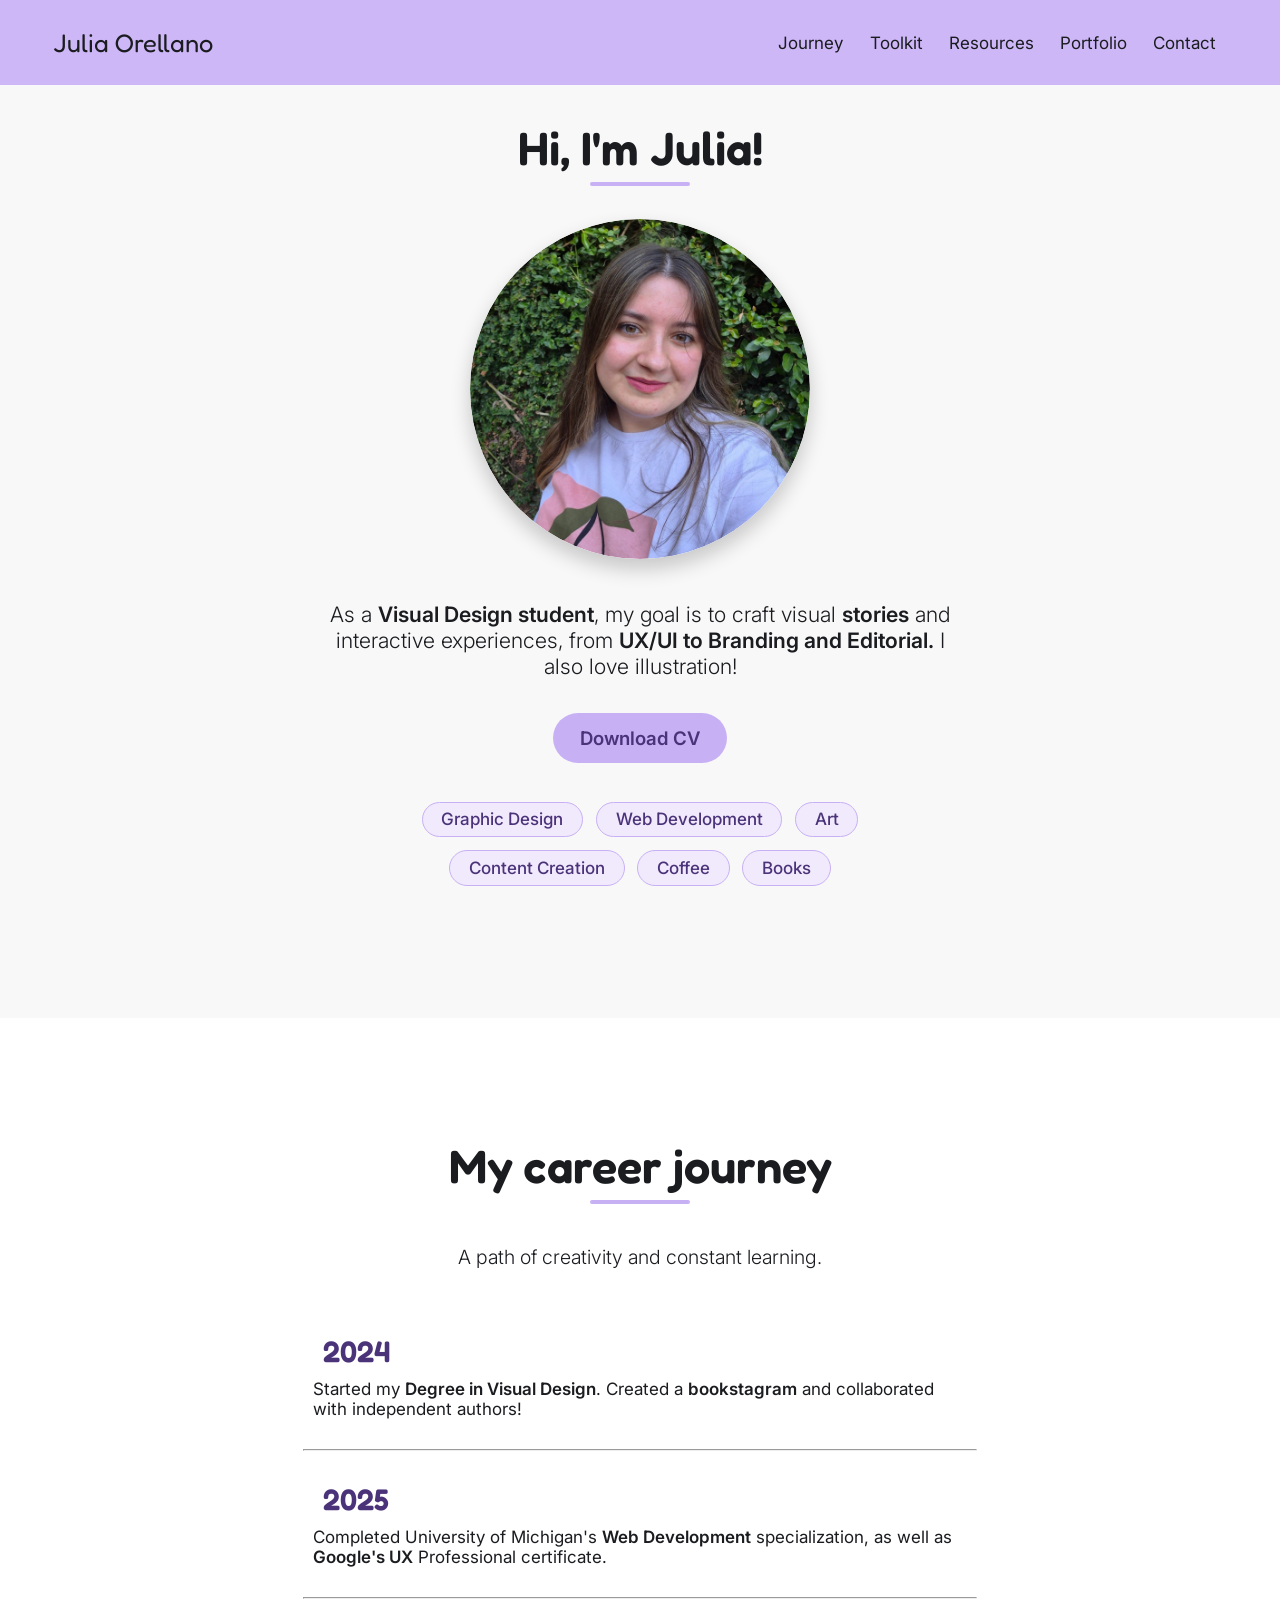
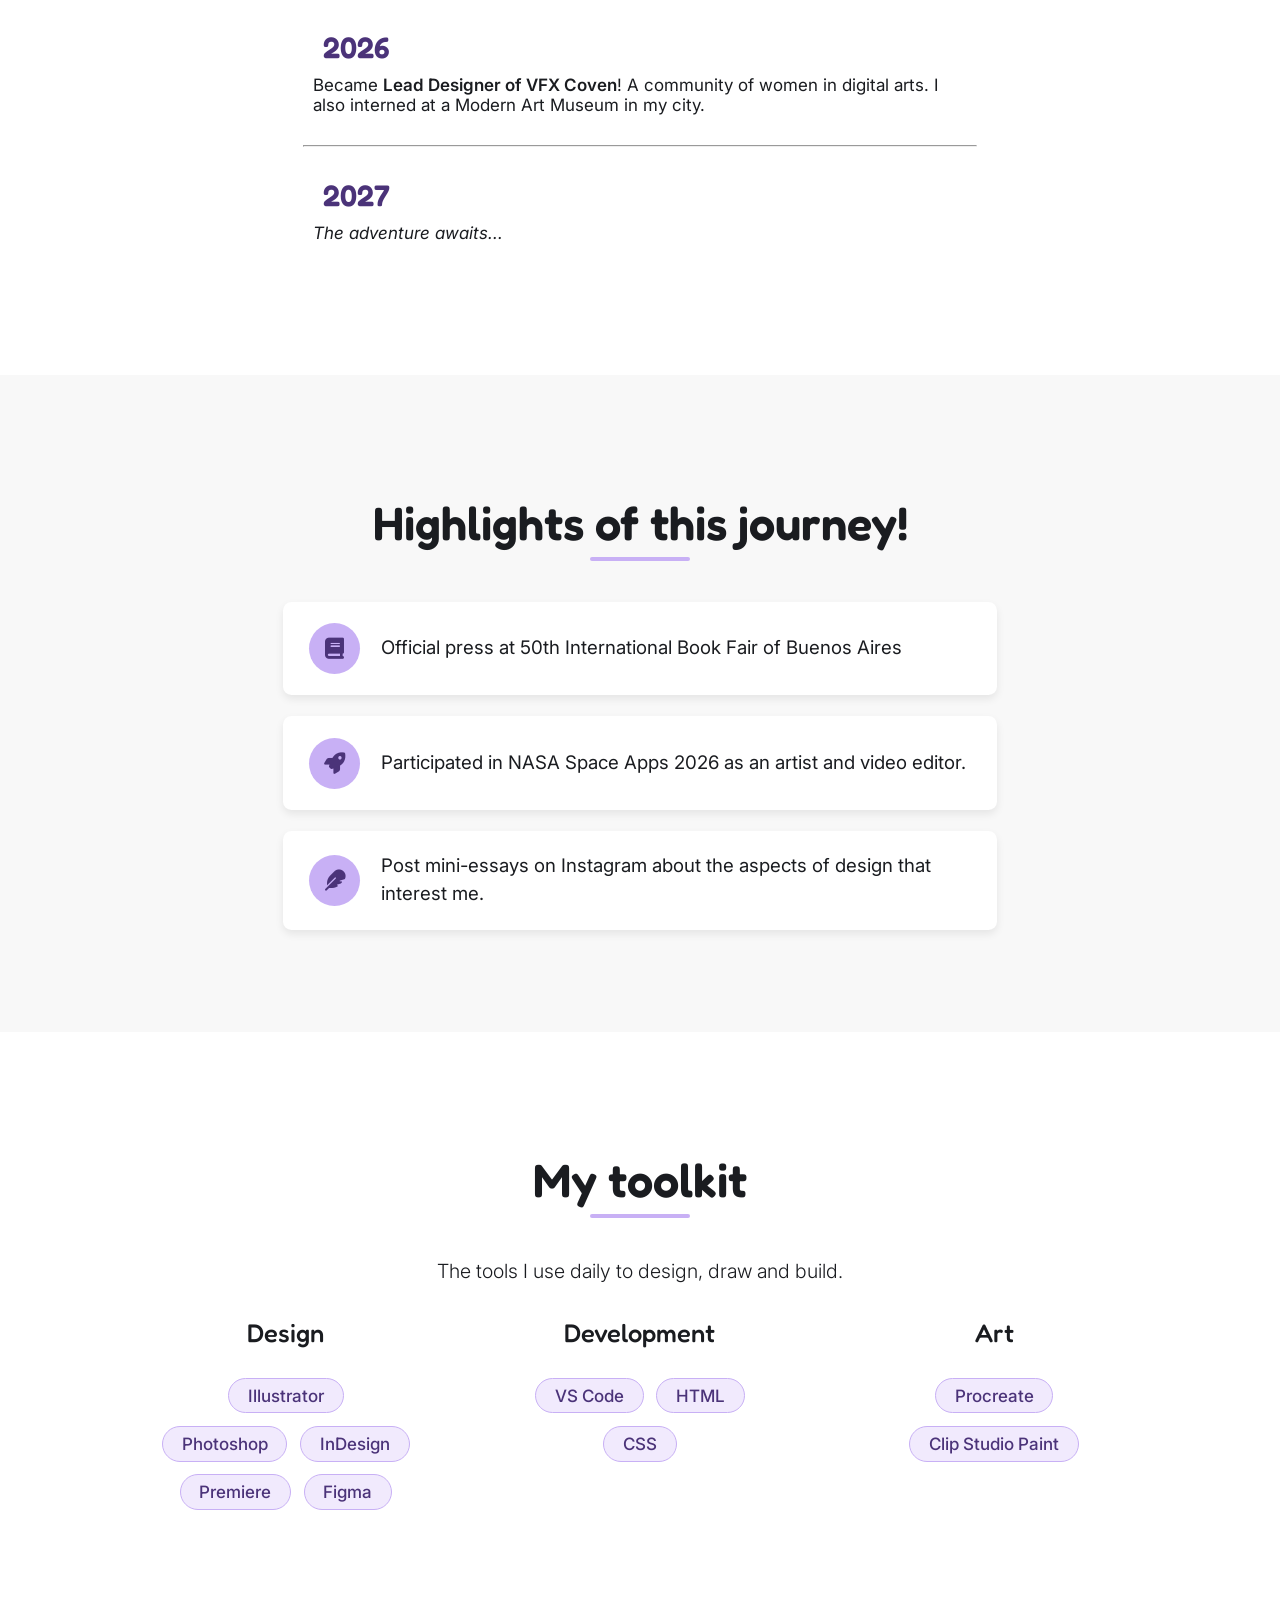
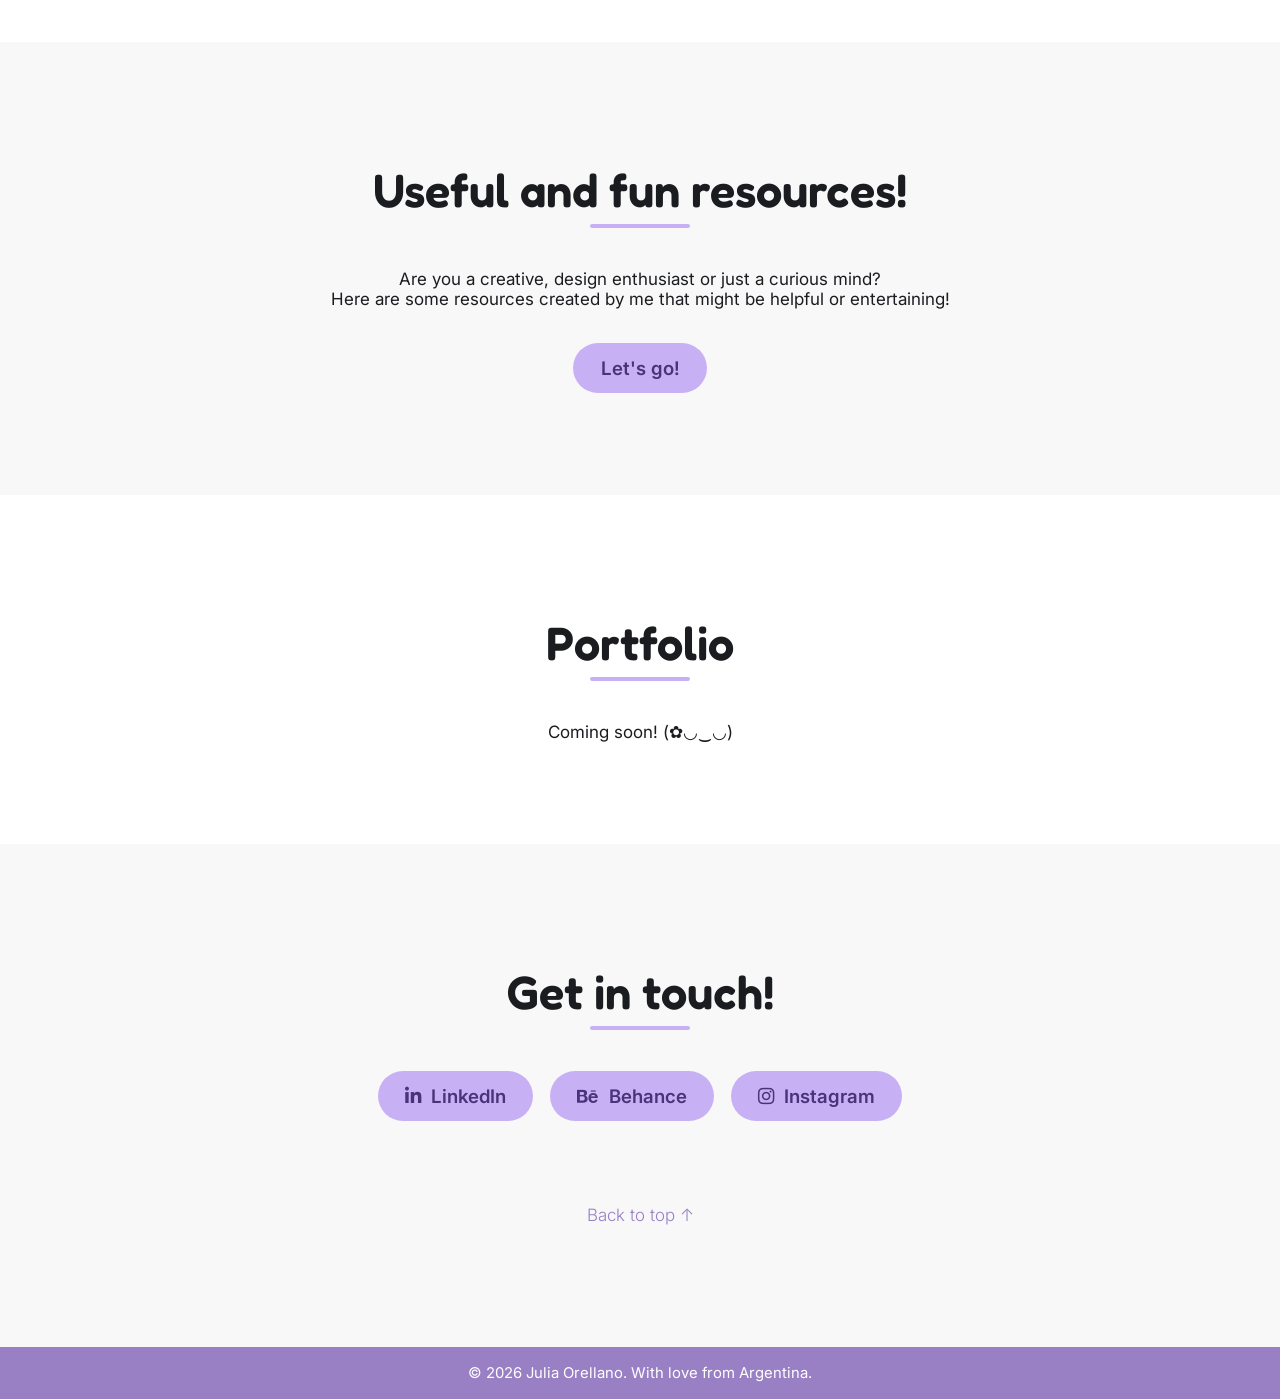
<file: index.html>
<!doctype html>
<html lang="en">

<head>
    <meta charset="UTF-8" />
    <meta name="viewport" content="width=device-width, initial-scale=1.0" />
    <meta name="description"
        content="Julia Orellano is a Visual Design student crafting visual stories and interactive experiences, from UX/UI to Branding and Editorial." />
    <title>Julia Orellano</title>
    <link rel="stylesheet" href="styles.css" />
    <link rel="stylesheet" href="https://cdnjs.cloudflare.com/ajax/libs/font-awesome/6.7.1/css/all.min.css"
        integrity="sha512-5Hs3dF2AEPkpNAR7UiOHba+lRSJNeM2ECkwxUIxC1Q/FLycGTbNapWXB4tP889k5T5Ju8fs4b1P5z/iB4nMfSQ=="
        crossorigin="anonymous" referrerpolicy="no-referrer" />
    <link rel="icon" href="images/favicon.png" />
</head>

<body>
    <header>
        <nav>
            <div class="left">
                <a href="#about-section">Julia Orellano</a>
            </div>
            <div class="right">

                <a href="#journey-section">Journey</a>
                <a href="#toolkit-section">Toolkit</a>
                <a href="#resources">Resources</a>
                <a href="#portfolio">Portfolio</a>

                <a href="#contact-section">Contact</a>
            </div>
        </nav>
    </header>

    <main>
        <!-- About -->
        <section id="about-section">
            <h2>Hi, I'm Julia!</h2>
            <div class="headshot">
                <picture>
                    <img src="images/avatar.jpeg" alt="Portrait of Julia" />
                </picture>
            </div>
            <div class="bio">
                <p>
                    As a <strong>Visual Design student</strong>, my goal is to craft visual <strong>stories</strong>
                    and interactive experiences, from <strong>UX/UI to Branding and Editorial.</strong>
                    I also love illustration!
                </p>
            </div>
            <div class="buttonresources">
                <a href="files/JuliaOrellanoCV.pdf" download>Download CV</a>
            </div>
            <ul class="chips" aria-label="Interests">
                <li>Graphic Design</li>
                <li>Web Development</li>
                <li>Art</li>
                <li>Content Creation</li>
                <li>Coffee</li>
                <li>Books</li>
            </ul>
        </section>

        <!-- Career journey -->
        <section id="journey-section">
            <h2>My career journey</h2>
            <p class="section-intro">
                A path of creativity and constant learning.
            </p>
            <ol class="timeline">
                <li class="timeline-item">
                    <h3 class="timeline-year">2024</h3>
                    <p>
                        Started my <strong>Degree in Visual Design</strong>. Created a <strong>bookstagram</strong> and
                        collaborated with
                        independent authors!
                    </p>
                </li>
                <hr>
                <li class="timeline-item">
                    <h3 class="timeline-year">2025</h3>
                    <p>
                        Completed University of Michigan's <strong>Web Development</strong> specialization, as well as
                        <strong>Google's UX</strong>
                        Professional certificate.
                    </p>
                </li>
                <hr>
                <li class="timeline-item">
                    <h3 class="timeline-year">2026</h3>
                    <p>
                        Became <strong>Lead Designer of VFX Coven</strong>! A community of women in digital arts. I also
                        interned at a Modern Art Museum in my city.
                    </p>
                </li>
                <hr>
                <li class="timeline-item timeline-item--next">
                    <h3 class="timeline-year">2027</h3>
                    <p><em>The adventure awaits...</em></p>
                </li>
            </ol>
        </section>

        <!-- Highlights -->
        <section id="highlights-section">
            <h2>Highlights of this journey!</h2>
            <ul class="highlights">
                <li>
                    <span class="highlight-icon" aria-hidden="true"><i class="fa-solid fa-book"></i></span>
                    <p>Official press at 50th International Book Fair of Buenos Aires</p>
                </li>
                <li>
                    <span class="highlight-icon" aria-hidden="true"><i class="fa-solid fa-rocket"></i></span>
                    <p>Participated in NASA Space Apps 2026 as an artist and video editor.</p>
                </li>
                <li>
                    <span class="highlight-icon" aria-hidden="true"><i class="fa-solid fa-feather"></i></span>
                    <p>Post mini-essays on Instagram about the aspects of design that interest me.</p>
                </li>
            </ul>
        </section>

        <!-- Toolkit -->
        <section id="toolkit-section">
            <h2>My toolkit</h2>
            <p class="section-intro">The tools I use daily to design, draw and build.</p>
            <div class="toolkit-groups">
                <div class="toolkit-group">
                    <h3>Design</h3>
                    <ul class="chips">
                        <li>Illustrator</li>
                        <li>Photoshop</li>
                        <li>InDesign</li>
                        <li>Premiere</li>
                        <li>Figma</li>
                    </ul>
                </div>
                <div class="toolkit-group">
                    <h3>Development</h3>
                    <ul class="chips">
                        <li>VS Code</li>
                        <li>HTML</li>
                        <li>CSS</li>
                    </ul>
                </div>
                <div class="toolkit-group">
                    <h3>Art</h3>
                    <ul class="chips">
                        <li>Procreate</li>
                        <li>Clip Studio Paint</li>
                    </ul>
                </div>
            </div>
        </section>

        <section id="resources">
            <h2>Useful and fun resources!</h2>
            <p>Are you a creative, design enthusiast or just a curious mind? <br> Here are some resources created by me
                that
                might be helpful or entertaining!</p>
            <div class="buttonresources">
                <a href="resources.html" target="_blank">Let's go!</a>
            </div>

        </section>

        <section id="portfolio">
            <h2>Portfolio</h2>
            <p>Coming soon! (✿◡‿◡)</p>
        </section>

        <!-- Contact -->
        <section id="contact-section">
            <h2>Get in touch!</h2>
            <ul class="contact-links">
                <li>
                    <a href="https://www.linkedin.com/in/juliaore/" target="_blank" rel="noopener">
                        <i class="fa-brands fa-linkedin-in" aria-hidden="true"></i> LinkedIn
                    </a>
                </li>
                <li>
                    <a href="https://www.behance.net/juliaorellano" target="_blank" rel="noopener">
                        <i class="fa-brands fa-behance" aria-hidden="true"></i> Behance
                    </a>
                </li>
                <li>
                    <a href="https://www.instagram.com/julsi.visuals" target="_blank" rel="noopener">
                        <i class="fa-brands fa-instagram" aria-hidden="true"></i> Instagram
                    </a>
                </li>

            </ul>

            <a id="backtop" href="#">Back to top ↑</a>
        </section>
    </main>

    <footer>
        <p>&copy; <span id="year"></span> Julia Orellano. With love from Argentina.</p>
    </footer>

    <script>
        document.getElementById("year").textContent = new Date().getFullYear();
    </script>
</body>

</html>
</file>
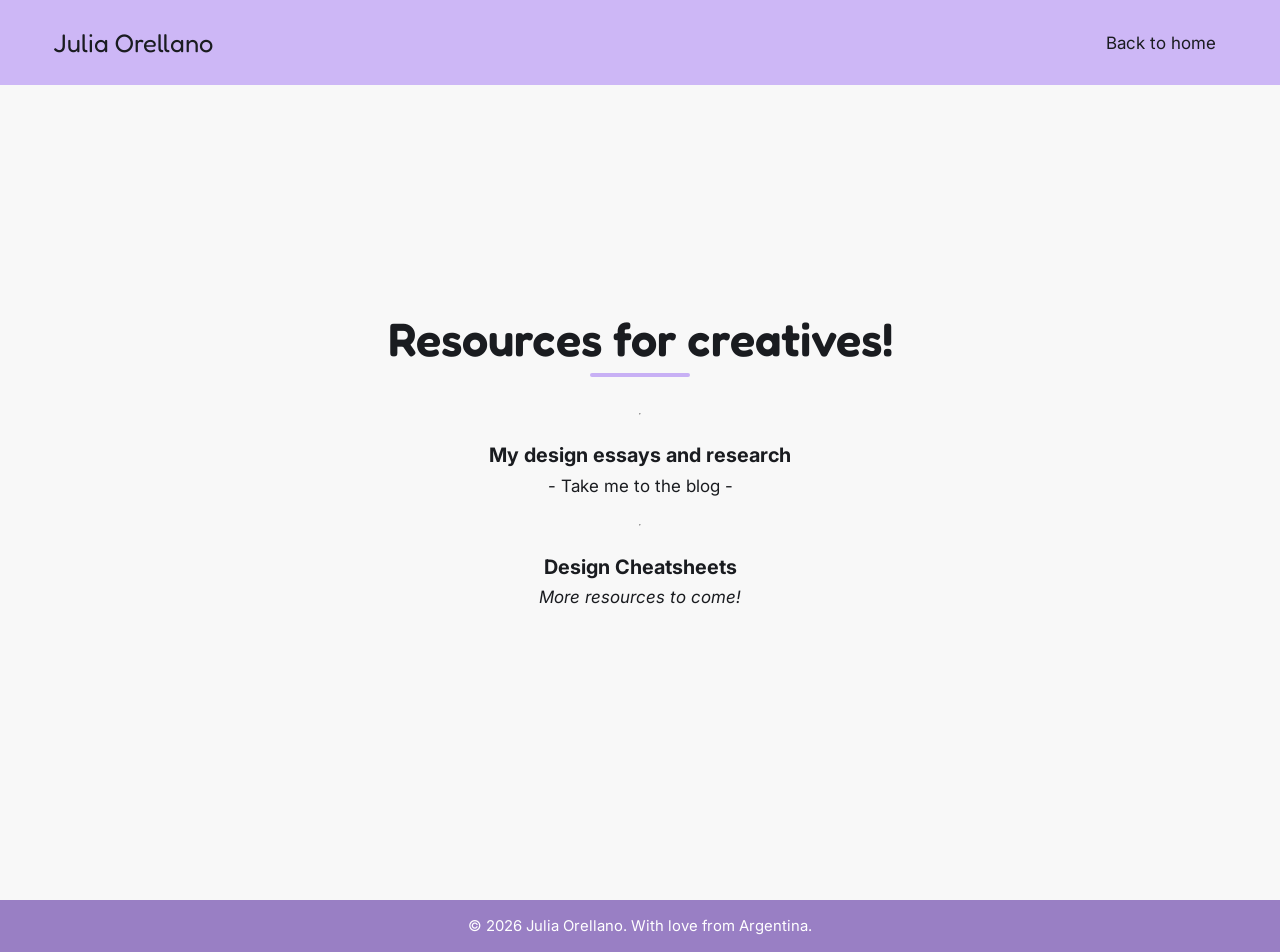
<file: resources.html>
<!doctype html>
<html lang="en">

<head>
    <meta charset="UTF-8" />
    <meta name="viewport" content="width=device-width, initial-scale=1.0" />
    <meta name="description"
        content="Julia Orellano is a Visual Design student crafting visual stories and interactive experiences, from UX/UI to Branding and Editorial." />
    <title>Julia Orellano</title>
    <link rel="stylesheet" href="styles.css" />
    <link rel="stylesheet" href="https://cdnjs.cloudflare.com/ajax/libs/font-awesome/6.7.1/css/all.min.css"
        integrity="sha512-5Hs3dF2AEPkpNAR7UiOHba+lRSJNeM2ECkwxUIxC1Q/FLycGTbNapWXB4tP889k5T5Ju8fs4b1P5z/iB4nMfSQ=="
        crossorigin="anonymous" referrerpolicy="no-referrer" />
    <link rel="icon" href="images/favicon.png" />
</head>

<body>
    <header>
        <nav>
            <div class="left">
                <a href="#about-section">Julia Orellano</a>
            </div>
            <div class="right">
                <a href="index.html">Back to home</a>
            </div>
        </nav>
    </header>
    <main>
        <section id="about-section">
            <h2>Resources for creatives!</h2>
            <hr>

            <h3>My design essays and research</h3>
            <a href="https://juliaore.substack.com/" target="_blank">- Take me to the blog -</a>
            <hr>

            <h3>Design Cheatsheets</h3>
            <p><em>More resources to come!</em></p>
        </section>

        <footer>
            <p>&copy; <span id="year"></span> Julia Orellano. With love from Argentina.</p>
        </footer>

        <script>
            document.getElementById("year").textContent = new Date().getFullYear();
        </script>
</body>

</html>
</file>
<file: styles.css>
@import url("https://fonts.googleapis.com/css2?family=Fredoka:wght@300..700&family=Inter:ital,opsz,wght@0,14..32,100..900;1,14..32,100..900&display=swap");

/* Base Styles */
:root {
  --text-color: #1a1c20;
  --link-color: #4b3379;
  --background-color: #eeeff1;
  --purple: #c8b0f5;
  --purple-mid: #b48cf2;
  --purple-deep: #805abe;
  --purple-ink: #4b3379;
  --purple-tint: #f1eafd;
  font-size: 17px;
  /* Set the base font size */
}

* {
  margin: 0;
  padding: 0;
  box-sizing: border-box;


}

html {
  scroll-padding-top: 5rem;
  /* Matches the height of the nav bar */
}

@media (prefers-reduced-motion: no-preference) {
  html {
    scroll-behavior: smooth;
  }
}

body {
  font-family: "Inter", sans-serif;
  color: var(--text-color);
}

a {
  color: var(--text-color);
  text-decoration: none;
}

a:focus-visible {
  outline: 3px solid var(--purple-deep);
  outline-offset: 3px;
  border-radius: 4px;
}

ul,
ol {
  list-style: none;
}

strong {
  font-weight: 600;
}

/* Nav */
nav {
  background-color: rgba(200, 176, 245, 0.9);
  display: flex;
  justify-content: space-between;
  padding: 0 3.125rem;
  height: 5rem;
  align-items: center;
  position: fixed;
  top: 0;
  width: 100%;
  z-index: 1000;
  backdrop-filter: blur(5px);
}

nav .left a {
  color: var(--text-color);
  font-size: 1.5rem;
  font-weight: 400;
  font-family: "Fredoka", sans-serif;
}

nav .right a {
  color: var(--text-color);
  font-size: 1rem;
  font-weight: 400;
  margin: 0 0.625rem;
  transition: color 0.3s ease-in-out;
}

nav .right a:hover {
  color: var(--link-color);
}

/* General Section Styles */
section {
  padding: 7rem 2rem 6rem;
  display: flex;
  flex-direction: column;
  align-items: center;
  text-align: center;
  gap: 2rem;
  box-shadow: 0 4px 6px rgba(0, 0, 0, 0.05);
}

section:nth-of-type(odd) {
  background-color: #f8f8f8;
}

section:nth-of-type(even) {
  background-color: #ffffff;
}

section h2 {
  font-family: "Fredoka", sans-serif;
  font-size: 2.75rem;
  font-weight: 600;
  color: var(--text-color);
  margin-bottom: 1rem;
  position: relative;
}

section h2::after {
  content: "";
  position: absolute;
  width: 100px;
  height: 4px;
  background-color: var(--purple);
  bottom: -10px;
  left: 50%;
  transform: translateX(-50%);
  border-radius: 2px;
}

.section-intro {
  max-width: 36rem;
  font-size: 1.15rem;
  font-weight: 300;
}

/* Shared pill style */
.chips {
  display: flex;
  flex-wrap: wrap;
  justify-content: center;
  gap: 0.75rem;
  margin: 30px;
}

.chips li {
  background-color: var(--purple-tint);
  border: 1px solid var(--purple);
  color: var(--purple-ink);
  border-radius: 999px;
  padding: 0.4rem 1.1rem;
  font-size: 1rem;
  font-weight: 500;
}

/* About Section */
#about-section {
  min-height: 100vh;
  justify-content: center;
  gap: 0.5rem;
}

#about-section .headshot {
  width: 20rem;
  height: 20rem;
  overflow: hidden;
  margin-top: 1rem;
  margin-bottom: 2rem;
  border-radius: 50%;
  box-shadow: 0 10px 20px rgba(0, 0, 0, 0.2);
}

#about-section .headshot img {
  width: 100%;
  height: 100%;
  border-radius: 50%;
  object-fit: cover;
  transition: transform 0.4s ease;
}

#about-section .headshot img:hover {
  transform: scale(1.2);
}

#about-section .bio {
  margin-bottom: 1.5rem;
  padding: 0 2rem;
  max-width: 42rem;
}

#about-section .bio p {
  font-size: 1.25rem;
  font-weight: 300;
}

#about-section .chips {
  max-width: 36rem;
}

/* Career Journey (timeline) */
.timeline {
  width: 100%;
  max-width: 42rem;
  text-align: left;
}

.timeline-item {
  margin: 30px;
}

.timeline-year {
  font-family: "Fredoka", sans-serif;
  font-size: 1.75rem;
  font-weight: 600;
  color: var(--purple-ink);
  margin: 10px;
}

hr {
  margin: 20px;
}

#backtop {
  font-weight: 300;
  padding: 20px;
  margin-top: 30px;
  color: #997fc4;
}

/* Highlights */
.highlights {
  width: 100%;
  max-width: 42rem;
  display: flex;
  flex-direction: column;
  gap: 1.25rem;
  text-align: left;
}

.highlights li {
  display: flex;
  align-items: center;
  gap: 1.25rem;
  background-color: #ffffff;
  padding: 1.25rem 1.5rem;
  border-radius: 0.5rem;
  box-shadow: 0 4px 8px rgba(0, 0, 0, 0.08);
}

.highlight-icon {
  flex: 0 0 3rem;
  height: 3rem;
  display: flex;
  align-items: center;
  justify-content: center;
  border-radius: 50%;
  background-color: var(--purple);
  color: var(--purple-ink);
  font-size: 1.25rem;
}

.highlights p {
  font-size: 1.1rem;
  font-weight: 400;
  line-height: 1.5;
}


/* Toolkit */
.toolkit-groups {
  display: grid;
  grid-template-columns: repeat(auto-fit, minmax(15rem, 1fr));
  gap: 2.5rem;
  width: 100%;
  max-width: 60rem;
}

.toolkit-group h3 {
  font-family: "Fredoka", sans-serif;
  font-size: 1.5rem;
  font-weight: 500;
  margin-bottom: 1rem;
}

/* Contact */
.contact-links {
  display: flex;
  flex-wrap: wrap;
  justify-content: center;
  gap: 1rem;
}

.contact-links a {
  color: #4b3379;
  display: inline-flex;
  align-items: center;
  gap: 0.6rem;
  padding: 0.8rem 1.6rem;
  border-radius: 999px;
  background-color: var(--purple);
  font-size: 1.1rem;
  font-weight: 600;
  transition:
    background-color 0.3s ease,
    color 0.3s ease,
    transform 0.3s ease;
}

.contact-links a:hover {
  background-color: var(--purple-deep);
  color: #ffffff;
  transform: translateY(-2px);
}

.buttonresources {
  display: flex;
  flex-wrap: wrap;
  justify-content: center;
  gap: 1rem;
}

.buttonresources a {
  color: #4b3379;
  display: inline-flex;
  align-items: center;
  gap: 0.6rem;
  padding: 0.8rem 1.6rem;
  border-radius: 999px;
  background-color: var(--purple);
  font-size: 1.1rem;
  font-weight: 600;
  transition:
    background-color 0.3s ease,
    color 0.3s ease,
    transform 0.3s ease;
}

.buttonresources a:hover {
  background-color: var(--purple-deep);
  color: #ffffff;
  transform: translateY(-2px);
}

footer {
  background-color: #997fc4;
  color: #fff;
  text-align: center;
  padding: 1rem 0;
  font-size: 0.875rem;
}



/* Media Queries for Responsiveness */

@media (max-width: 992px) {
  nav {
    padding: 0 2rem;
  }

  nav .left a {
    font-size: 1.25rem;
  }

  nav .right a {
    margin: 0 0.4rem;
  }

  #about-section .headshot {
    width: 18rem;
    height: 18rem;
  }
}

@media (max-width: 768px) {
  nav {
    padding: 0 1.5rem;
  }

  nav .left a {
    font-size: 1.15rem;
  }

  nav .right a {
    font-size: 0.9rem;
    margin: 0 0.3rem;
  }

  #about-section .headshot {
    width: 16rem;
    height: 16rem;
  }
}

@media (max-width: 640px) {
  html {
    scroll-padding-top: 7.5rem;
  }

  /* Name on top, links wrap neatly underneath */
  nav {
    flex-direction: column;
    justify-content: center;
    gap: 0.25rem;
    height: auto;
    min-height: 5.5rem;
    padding: 0.6rem 1rem;
  }

  nav .left a {
    font-size: 1.2rem;
  }

  nav .right {
    display: flex;
    flex-wrap: wrap;
    justify-content: center;
    gap: 0.1rem 0.9rem;
  }

  nav .right a {
    margin: 0;
    padding: 0.3rem 0.1rem;
    /* larger tap target */
    font-size: 0.9rem;
  }

  /* Keep content clear of the taller nav */
  section {
    padding-top: 8rem;
  }
}

@media (max-width: 400px) {
  nav .left a {
    font-size: 1.1rem;
  }

  nav .right {
    gap: 0.1rem 0.7rem;
  }

  nav .right a {
    font-size: 0.85rem;
  }

  #about-section .headshot {
    width: 14rem;
    height: 14rem;
  }
}

@media (prefers-reduced-motion: reduce) {
  * {
    transition: none !important;
  }
}
</file>
